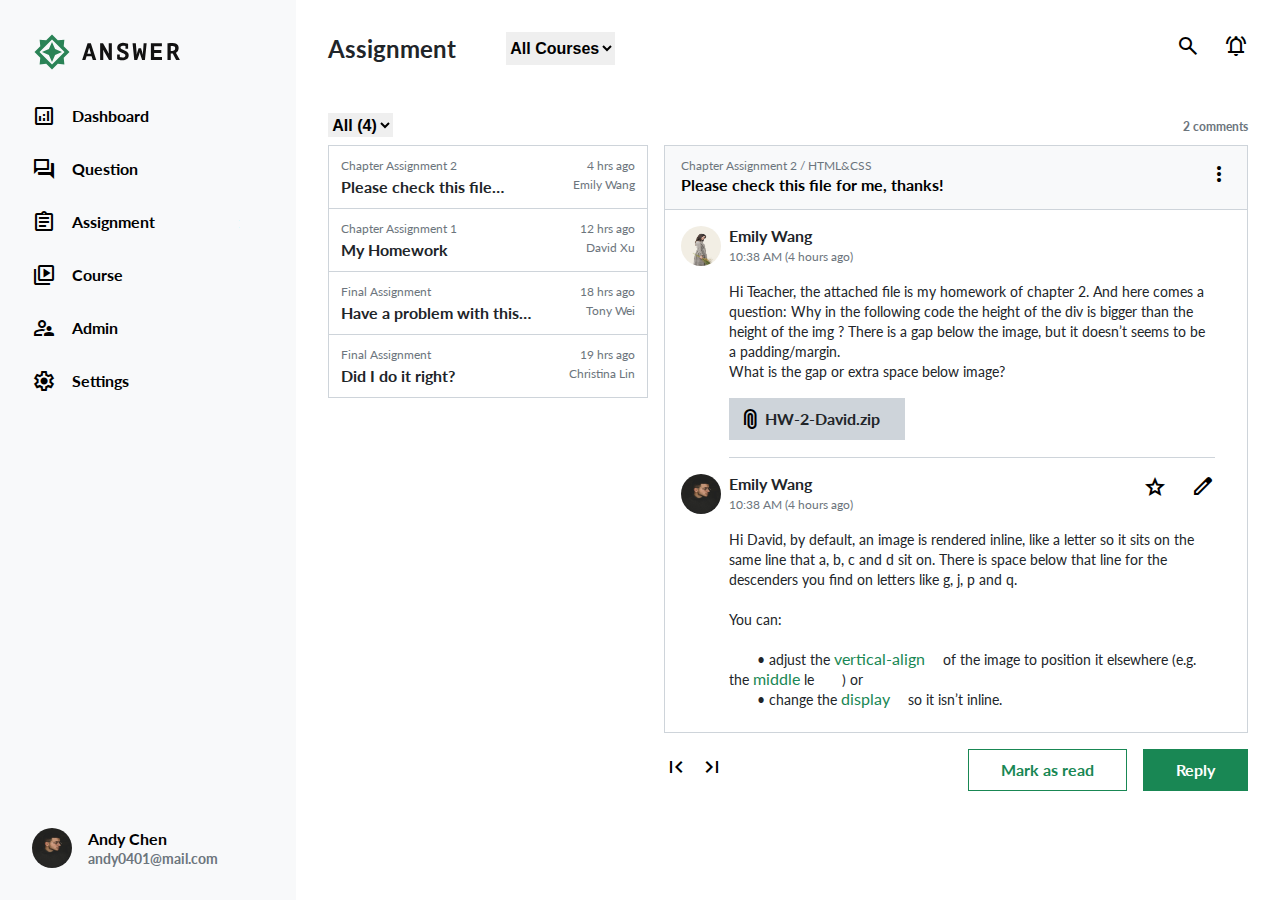
<file: index.html>
<!DOCTYPE html>
<html lang="en">

<head>
  <meta charset="UTF-8">
  <meta name="viewport" content="width=device-width, initial-scale=1.0">
  <meta http-equiv="X-UA-Compatible" content="ie=edge">
  <title>首頁</title>
  <link rel="stylesheet" href="./assets/style/all.css">
  <link rel="stylesheet" href="https://fonts.googleapis.com/css2?family=Material+Symbols+Outlined:opsz,wght,FILL,GRAD@48,700,1,0" />
  <script src="https://code.jquery.com/jquery-3.6.0.js" integrity="sha256-H+K7U5CnXl1h5ywQfKtSj8PCmoN9aaq30gDh27Xc0jk=" crossorigin="anonymous"></script>
</head>

<body>
  <!--<header class="container bg-light width">
    <ul class="row fs-6">
      <li>
        <h1><img class="fs-4 mb-4" src="./assets/images/logo-ANSWER.svg" alt="logo-ANSWER"></h1>
      </li>
      <li class="d-flex mb-2">
        <span class="material-symbols-outlined me-3">
          analytics
          </span>
        <p>Dashboard</p>
      </li>
      <li class="d-flex mb-2">
        <span class="material-symbols-outlined  me-3">
          forum
          </span>
        <p>Question</p>
      </li>
      <li class="d-flex mb-2">
        <span class="material-symbols-outlined  me-3">
          assignment
          </span>
        <p>Assignment</p>
      </li>
      <li class="d-flex mb-2">
        <span class="material-symbols-outlined  me-3">
          video_library
          </span>
        <p>Course</p>
      </li>
      <li class="d-flex mb-2">
        <span class="material-symbols-outlined  me-3">
          supervisor_account
          </span>
        <p>Admin</p>
      </li>
      <li class="d-flex">
        <span class="material-symbols-outlined  me-3">
          settings
          </span>
        <p>Settings</p>
      </li>
    </ul>
  </header>-->
<div class="d-flex container">  
  <div class="header-footer d-flex flex-column justify-content-between">
    <header class="header-list float">
      <ul>
        <li class="d-flex">
          <h1><img src="./assets/images/logo-ANSWER.svg" alt="logo-ANSWER"></h1>
        </li>  
        <li>
          <a href="" class="d-flex icon">
            <span class="material-symbols-outlined">
              analytics
            </span>
            <p>Dashboard</p>
          </a>
        </li>
        <li>
          <a href="" class="d-flex icon">
            <span class="material-symbols-outlined">
              forum
            </span>
            <p>Question</p>
          </a>
        </li>
        <li>
          <a href="index.html" class="d-flex icon">
            <span class="material-symbols-outlined">
              assignment
              </span>
            <p>Assignment</p>
          </a>
        </li>
        <li>
          <a href=""  class="d-flex icon">
            <span class="material-symbols-outlined">
              video_library
            </span>
            <p>Course</p>
          </a>
        </li>
        <li>
          <a href="" class="d-flex icon">
            <span class="material-symbols-outlined">
              supervisor_account
              </span>
            <p>Admin</p>
          </a>
        </li>
        <li>
          <a href="" class="d-flex icon">
            <span class="material-symbols-outlined">
              settings
            </span>
            <p>Settings</p>
          </a>
        </li>
      </ul>
    </header>
    <footer class="footer">
        <div class="d-flex align-items-center">
          <img src="assets/images/andychen.jpeg" alt="andychen">
          <p>
            Andy Chen
            <br>
            <span>
              andy0401@mail.com
            </span>
          </p>
        </div>
    </footer>
  </div>

  <div class="assignment">
  <nav class="tilte">
    <ul class="d-flex justify-content-between align-items-center">
      <li class="d-flex">
        <h2>Assignment</h2>
        <select name="" id="">
          <option value="">All Courses</option>
        </select>
      </li>
      <li>
        <span class="material-symbols-outlined search">
          <a href="" class="icon">search</a>
          <a href="" class="icon">notifications_active</a>
        </span>
      </li>
    </ul>
  </nav>
  <ul class="assignment-title d-flex justify-content-between">
    <li class="d-flex">
      <select name="" id="">
        <option value="">All (4)</option>
      </select>
    </li>
    <li>
      <span><a href="">2 comments</a></span>
    </li>
  </ul>
  <div class="assignment-content d-flex justify-content-between">
    <ul class="content-left">
      <li class="list-item">
        <a href="">
          <div class="d-flex justify-content-between align-items-center">
            <span>Chapter Assignment 2</span>
            <span>4 hrs ago</span>
          </div>
          <div class="d-flex justify-content-between align-items-center">
              <p>Please check this file…</p>
              <span>Emily Wang</span>
          </div>
        </a>
      </li>
      <li>
        <a href="">
          <div class="d-flex justify-content-between align-items-center">
            <span>Chapter Assignment 1</span>
            <span>12 hrs ago</span>
          </div>
          <div class="d-flex justify-content-between align-items-center">
              <p>My Homework</p>
              <span>David Xu</span>
          </div>
        </a>
      </li>
      <li>
        <a href="">
          <div class="d-flex justify-content-between align-items-center">
            <span>Final Assignment</span>
            <span>18 hrs ago</span>
          </div>
          <div class="d-flex justify-content-between align-items-center">
              <p>Have a problem with this…</p>
              <span>Tony Wei</span>
          </div>
        </a>
      </li>
      <li>
        <a href="">
          <div class="d-flex justify-content-between align-items-center">
            <span>Final Assignment</span>
            <span>19 hrs ago</span>
          </div>
          <div class="d-flex justify-content-between align-items-center">
              <p>Did I do it right?</p>
              <span>Christina Lin</span>
          </div>
        </a>
      </li>
    </ul>
    <ul class="content-right d-flex flex-column justify-content-between">
      <li class="d-flex justify-content-between align-items-center">
        <div>
          <span>Chapter Assignment 2 / HTML&CSS</span>
          <h2>Please check this file for me, thanks!</h2>
        </div>
        <span class="material-symbols-outlined">
          <a class="icon" href="">more_vert</a>
        </span>
      </li>
      <li>
        <div class="content-tilte d-flex">
          <img src="assets/images/emilywang.jpeg" alt="">
          <h2>
            Emily Wang
            <span>10:38 AM (4 hours ago)</span>
          </h2>
        </div>
        <div class="content-left-word">
          <p>
            Hi Teacher, the attached file is my homework of chapter 2. And here comes a question: Why in the following code the height of the div is bigger than the height of the img ? There is a gap below the image, but it doesn’t seems to be a padding/margin.
            <br>
            What is the gap or extra space below image?
          </p>
          <div class="border">
            <a href="" class="d-flex align-items-center">
              <span class="material-symbols-outlined icon vertical-lr">
                  attachment
              </span>
              <h2>HW-2-David.zip</h2>
            </a>
          </div>
        </div>
        <div class="content-left-footer d-flex justify-content-between">
          <div class="d-flex content-tilte">
            <img src="assets/images/andychen.jpeg" alt="">
            <h2>
              Emily Wang
              <span>10:38 AM (4 hours ago)</span>
            </h2>
          </div>
          <div class="material-symbols-outlined">
            <a href="" class="icon">grade</a>
            <a href="" class="icon">edit</a>
          </div>
        </div>
        <div class="content-left-word">
          <p>
            Hi David, by default, an image is rendered inline, like a letter so it sits on the same line that a, b, c and d sit on. There is space below that line for the descenders you find on letters like g, j, p and q.
            <br>
            <br>
             You can:
            <br>
            <br>
            <p class="text-indent-28">• adjust the <span class="span-color">vertical-align</span> 　of the image  to position it elsewhere (e.g. the <span class="span-color">middle</span> le　　) or
            <br>  
            <p class="text-indent-28">• change the <span class="span-color">display</span> 　so it isn’t inline.</p>
          </p>
        </div>
      </li>
      <div class="footer d-flex justify-content-between align-items-center">
        <span class="material-symbols-outlined ">
          <a href="" class="icon">first_page</a>
          <a href="" class="icon">last_page</a>
        </span>
        <div class="assignment-page d-flex">
          <a href="">Mark as read</a>
          <a href="reply.html">Reply</a>
        </div>
      </div>
    </ul>
  </div>
</div>
      

  
  


</div>
  <script src="./assets/js/vendors.js"></script>
  <script src="./assets/js/all.js"></script>
</main>
</body>

</html>
</file>
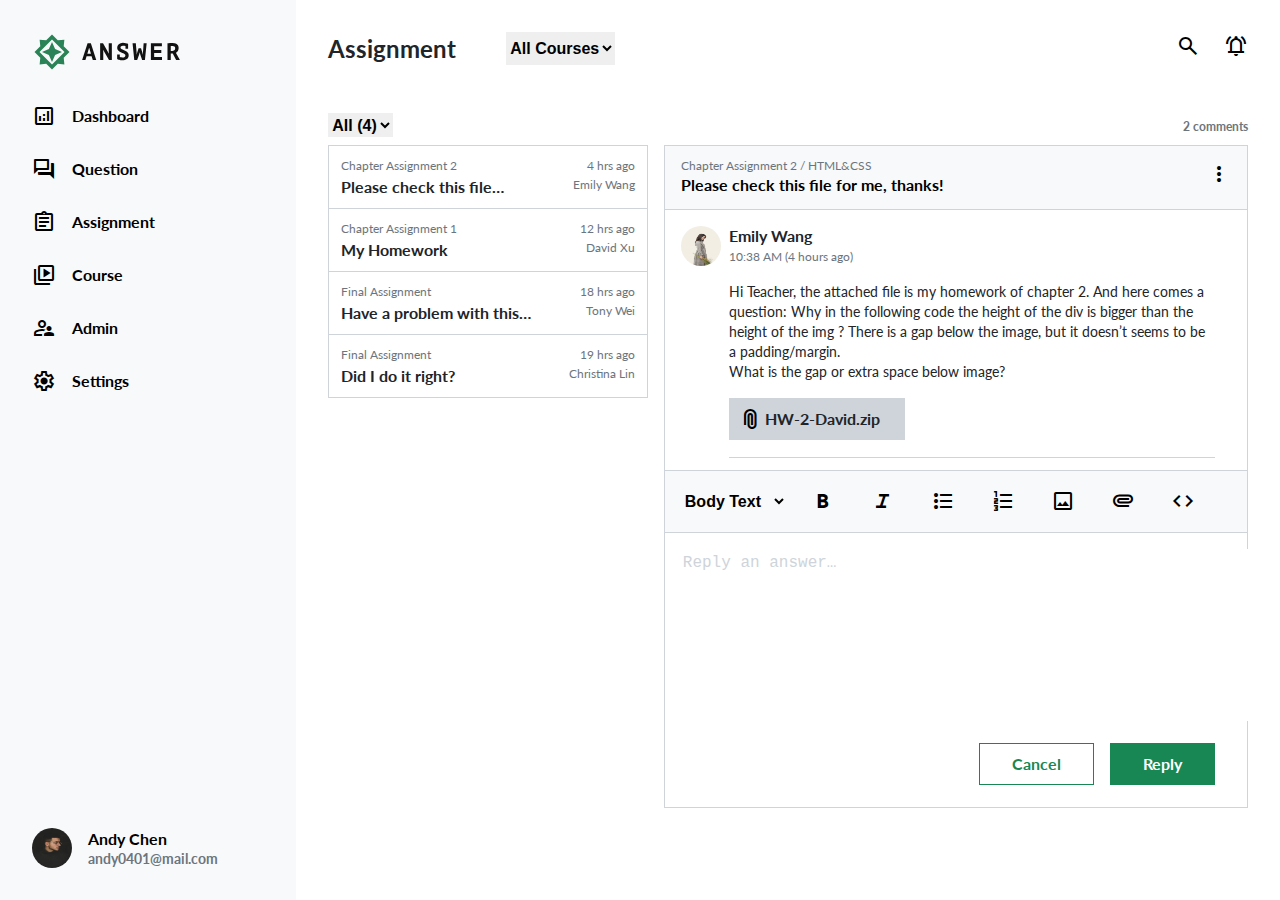
<file: reply.html>
<!DOCTYPE html>
<html lang="en">

<head>
  <meta charset="UTF-8">
  <meta name="viewport" content="width=device-width, initial-scale=1.0">
  <meta http-equiv="X-UA-Compatible" content="ie=edge">
  <title>reply</title>
  <link rel="stylesheet" href="./assets/style/all.css">
  <link rel="stylesheet" href="https://fonts.googleapis.com/css2?family=Material+Symbols+Outlined:opsz,wght,FILL,GRAD@48,700,1,0" />
  <script src="https://code.jquery.com/jquery-3.6.0.js" integrity="sha256-H+K7U5CnXl1h5ywQfKtSj8PCmoN9aaq30gDh27Xc0jk=" crossorigin="anonymous"></script>
</head>

<body>
  <!--<header class="container bg-light width">
    <ul class="row fs-6">
      <li>
        <h1><img class="fs-4 mb-4" src="./assets/images/logo-ANSWER.svg" alt="logo-ANSWER"></h1>
      </li>
      <li class="d-flex mb-2">
        <span class="material-symbols-outlined me-3">
          analytics
          </span>
        <p>Dashboard</p>
      </li>
      <li class="d-flex mb-2">
        <span class="material-symbols-outlined  me-3">
          forum
          </span>
        <p>Question</p>
      </li>
      <li class="d-flex mb-2">
        <span class="material-symbols-outlined  me-3">
          assignment
          </span>
        <p>Assignment</p>
      </li>
      <li class="d-flex mb-2">
        <span class="material-symbols-outlined  me-3">
          video_library
          </span>
        <p>Course</p>
      </li>
      <li class="d-flex mb-2">
        <span class="material-symbols-outlined  me-3">
          supervisor_account
          </span>
        <p>Admin</p>
      </li>
      <li class="d-flex">
        <span class="material-symbols-outlined  me-3">
          settings
          </span>
        <p>Settings</p>
      </li>
    </ul>
  </header>-->
<div class="d-flex container">  
  <div class="header-footer d-flex flex-column justify-content-between">
    <header class="header-list float">
      <ul>
        <li class="d-flex">
          <h1><img src="./assets/images/logo-ANSWER.svg" alt="logo-ANSWER"></h1>
        </li>  
        <li>
          <a href="" class="d-flex icon">
            <span class="material-symbols-outlined">
              analytics
            </span>
            <p>Dashboard</p>
          </a>
        </li>
        <li>
          <a href="" class="d-flex icon">
            <span class="material-symbols-outlined">
              forum
            </span>
            <p>Question</p>
          </a>
        </li>
        <li>
          <a href="index.html" class="d-flex icon">
            <span class="material-symbols-outlined">
              assignment
              </span>
            <p>Assignment</p>
          </a>
        </li>
        <li>
          <a href=""  class="d-flex icon">
            <span class="material-symbols-outlined">
              video_library
            </span>
            <p>Course</p>
          </a>
        </li>
        <li>
          <a href="" class="d-flex icon">
            <span class="material-symbols-outlined">
              supervisor_account
              </span>
            <p>Admin</p>
          </a>
        </li>
        <li>
          <a href="" class="d-flex icon">
            <span class="material-symbols-outlined">
              settings
            </span>
            <p>Settings</p>
          </a>
        </li>
      </ul>
    </header>
    <footer class="footer">
        <div class="d-flex align-items-center">
          <img src="assets/images/andychen.jpeg" alt="andychen">
          <p>
            Andy Chen
            <br>
            <span>
              andy0401@mail.com
            </span>
          </p>
        </div>
    </footer>
  </div>

  <div class="assignment">
    <nav class="tilte">
      <ul class="d-flex justify-content-between align-items-center">
        <li class="d-flex">
          <h2>Assignment</h2>
          <select name="" id="">
            <option value="">All Courses</option>
          </select>
        </li>
        <li>
          <span class="material-symbols-outlined search">
            <a href="" class="icon">search</a>
            <a href="" class="icon">notifications_active</a>
          </span>
        </li>
      </ul>
    </nav>
    <ul class="assignment-title d-flex justify-content-between">
      <li class="d-flex">
        <select name="" id="">
          <option value="">All (4)</option>
        </select>
      </li>
      <li>
        <span><a href="">2 comments</a></span>
      </li>
    </ul>
    <div class="assignment-content d-flex justify-content-between">
      <ul class="content-left">
        <li class="list-item">
          <a href="">
            <div class="d-flex justify-content-between align-items-center">
              <span>Chapter Assignment 2</span>
              <span>4 hrs ago</span>
            </div>
            <div class="d-flex justify-content-between align-items-center">
                <p>Please check this file…</p>
                <span>Emily Wang</span>
            </div>
          </a>
        </li>
        <li>
          <a href="">
            <div class="d-flex justify-content-between align-items-center">
              <span>Chapter Assignment 1</span>
              <span>12 hrs ago</span>
            </div>
            <div class="d-flex justify-content-between align-items-center">
                <p>My Homework</p>
                <span>David Xu</span>
            </div>
          </a>
        </li>
        <li>
          <a href="">
            <div class="d-flex justify-content-between align-items-center">
              <span>Final Assignment</span>
              <span>18 hrs ago</span>
            </div>
            <div class="d-flex justify-content-between align-items-center">
                <p>Have a problem with this…</p>
                <span>Tony Wei</span>
            </div>
          </a>
        </li>
        <li>
          <a href="">
            <div class="d-flex justify-content-between align-items-center">
              <span>Final Assignment</span>
              <span>19 hrs ago</span>
            </div>
            <div class="d-flex justify-content-between align-items-center">
                <p>Did I do it right?</p>
                <span>Christina Lin</span>
            </div>
          </a>
        </li>
      </ul>
      <ul class="content-right d-flex flex-column justify-content-between">
        <li class="d-flex justify-content-between align-items-center">
          <div>
            <span>Chapter Assignment 2 / HTML&CSS</span>
            <h2>Please check this file for me, thanks!</h2>
          </div>
          <span class="material-symbols-outlined">
            <a class="icon" href="">more_vert</a>
          </span>
        </li>
        <li>
          <div class="content-tilte d-flex">
            <img src="assets/images/emilywang.jpeg" alt="">
            <h2>
              Emily Wang
              <span>10:38 AM (4 hours ago)</span>
            </h2>
          </div>
          <div class="content-left-word">
            <p>
              Hi Teacher, the attached file is my homework of chapter 2. And here comes a question: Why in the following code the height of the div is bigger than the height of the img ? There is a gap below the image, but it doesn’t seems to be a padding/margin.
              <br>
              What is the gap or extra space below image?
            </p>
            <div class="border">
              <a href="" class="d-flex align-items-center">
                <span class="material-symbols-outlined icon vertical-lr">
                    attachment
                </span>
                <h2>HW-2-David.zip</h2>
              </a>
            </div>
          </div>
          <div class="reply-title d-flex">
            <select name="" id="">
                <option value="">Body Text</option>
                <option value="">Title Text</option>
                <option value="">Footer Text</option>
            </select>
            <h2 class="material-symbols-outlined">
                <a href="" class="icon">format_bold</a>
                <a href="" class="icon">format_italic</a>
                <a href="" class="icon">format_list_bulleted</a>
                <a href="" class="icon">format_list_numbered</a>
                <a href="" class="icon">image</a>
                <a href="" class="icon">attachment</a>
                <a href="" class="icon">code</a>
            </h2>
          </div>
          <textarea name="" id="" cols="80" rows="7" placeholder="Reply an answer…"></textarea>
          <div class="footer d-flex align-items-center justify-content-between">
            <div></div>
            <div class="assignment-page d-flex">
              <a href="index.html">Cancel</a>
              <a href="reply.html">Reply</a>
            </div>
          </div>
        </li>
      </ul>
    </div>
  </div>
</div>
  <script src="./assets/js/vendors.js"></script>
  <script src="./assets/js/all.js"></script>
</main>
</body>

</html>
</file>
<file: assets/style/all.css>
@import url("https://fonts.googleapis.com/css2?family=Lato:ital,wght@0,100;0,300;0,400;0,700;0,900;1,100;1,300;1,400;1,700;1,900&display=swap");
@import url("https://fonts.googleapis.com/css2?family=Roboto:ital,wght@0,100;0,300;0,400;0,500;0,700;0,900;1,100;1,300;1,400;1,500;1,700;1,900&display=swap");
/* http://meyerweb.com/eric/tools/css/reset/ 
   v2.0 | 20110126
   License: none (public domain)
*/
html, body, div, span, applet, object, iframe,
h1, h2, h3, h4, h5, h6, p, blockquote, pre,
a, abbr, acronym, address, big, cite, code,
del, dfn, em, img, ins, kbd, q, s, samp,
small, strike, strong, sub, sup, tt, var,
b, u, i, center,
dl, dt, dd, ol, ul, li,
fieldset, form, label, legend,
table, caption, tbody, tfoot, thead, tr, th, td,
article, aside, canvas, details, embed,
figure, figcaption, footer, header, hgroup,
menu, nav, output, ruby, section, summary,
time, mark, audio, video {
  margin: 0;
  padding: 0;
  border: 0;
  font-size: 100%;
  font: inherit;
  vertical-align: baseline; }

/* HTML5 display-role reset for older browsers */
article, aside, details, figcaption, figure,
footer, header, hgroup, menu, nav, section {
  display: block; }

body {
  line-height: 1; }

ol, ul {
  list-style: none; }

blockquote, q {
  quotes: none; }

blockquote:before, blockquote:after,
q:before, q:after {
  content: '';
  content: none; }

table {
  border-collapse: collapse;
  border-spacing: 0; }

*, *::before, *::after {
  -webkit-box-sizing: border-box;
          box-sizing: border-box; }

body {
  text-align: center;
  font-family: 'Lato',serif;
  line-height: 1.5;
  font-weight: bold;
  /*overflow-y: scroll;
    overflow-x: hidden;*/ }

a {
  text-decoration: none; }

img {
  vertical-align: middle;
  max-width: 100%;
  height: auto; }

.container {
  margin: 0 auto;
  height: 100vh; }

.roboto {
  font-family: 'roboto',serif; }

.d-flex {
  display: -webkit-box;
  display: -ms-flexbox;
  display: flex; }

.justify-content-between {
  -webkit-box-pack: justify;
      -ms-flex-pack: justify;
          justify-content: space-between; }

.align-items-center {
  -webkit-box-align: center;
      -ms-flex-align: center;
          align-items: center; }

.flex-row {
  -webkit-box-orient: horizontal;
  -webkit-box-direction: normal;
      -ms-flex-direction: row;
          flex-direction: row; }

.flex-column {
  -webkit-box-orient: vertical;
  -webkit-box-direction: normal;
      -ms-flex-direction: column;
          flex-direction: column; }

.icon {
  font-size: 24px !important;
  color: black !important; }
  .icon:hover {
    color: #198754 !important;
    position: relative; }

.vertical-lr {
  -webkit-writing-mode: vertical-lr;
      -ms-writing-mode: tb-lr;
          writing-mode: vertical-lr; }

.text-indent-28 {
  text-indent: 28px; }

.header-footer {
  width: 23.15%;
  padding: 32px;
  background-color: #F8F9FA; }
  .header-footer h1 {
    font-size: 40px;
    line-height: 0;
    margin-bottom: 32px; }
  .header-footer span {
    margin-right: 16px; }
  .header-footer p {
    font-size: 16px;
    margin-bottom: 29px; }
  .header-footer a {
    color: #212529; }
    .header-footer a:hover ::before {
      content: "";
      position: absolute;
      width: 4px;
      height: 32px;
      background: #198754;
      left: -32px;
      top: -4px; }

.footer {
  text-align: left; }
  .footer img {
    width: 40px;
    height: 40px;
    border-radius: 50%;
    margin-right: 16px; }
  .footer p {
    font-size: 16px;
    margin-bottom: 0;
    line-height: 1.2; }
  .footer span {
    font-size: 14px;
    color: #6C757D; }

.assignment {
  padding: 32px;
  width: 76.85%;
  height: 100vh; }

.tilte {
  color: #212529; }
  .tilte h2 {
    font-size: 24px;
    line-height: 33px;
    margin-right: 50px; }
  .tilte select {
    border: none;
    font-size: 16px;
    line-height: 1.5;
    font-weight: bold;
    outline: 0; }
    .tilte select:hover {
      cursor: pointer;
      color: #198754; }
  .tilte .search {
    margin-right: 26px; }
    .tilte .search:first-child {
      margin-right: 0; }

.assignment-title {
  margin-top: 48px;
  margin-bottom: 8px; }
  .assignment-title select {
    border: none;
    font-size: 16px;
    font-weight: bold;
    outline: 0; }
    .assignment-title select:hover {
      cursor: pointer;
      color: #198754; }
  .assignment-title a {
    color: #6C757D; }
    .assignment-title a:hover {
      opacity: 0.5; }
  .assignment-title li:last-child span {
    font-size: 12px; }

.assignment-content span {
  display: block;
  font-size: 12px;
  line-height: 15px;
  color: #6C757D;
  font-weight: 400; }

.assignment-content p {
  font-size: 16px;
  line-height: 19px;
  color: #212529; }

.content-left {
  width: 34.8%; }
  .content-left li {
    border: 1px solid #CED4DA;
    border-top: none; }
  .content-left:first-child {
    border-top: 1px solid #CED4DA; }
  .content-left span {
    margin-bottom: 4px;
    text-align: left; }
  .content-left a {
    display: block;
    padding: 12px; }
    .content-left a:hover {
      background-color: #F8F9FA; }

.content-right {
  width: 63.52%;
  text-align: left; }
  .content-right li {
    padding: 16px 32px 22px 16px;
    border: 1px solid #CED4DA;
    border-top: none; }
    .content-right li:first-child {
      border-top: 1px solid #CED4DA;
      background-color: #F8F9FA;
      padding: 12px 16px; }

.content-tilte {
  margin-bottom: 16px; }
  .content-tilte img {
    width: 40px;
    height: 40px;
    border-radius: 50%;
    margin-right: 8px; }
  .content-tilte h2 {
    font-size: 16px;
    line-height: 19px;
    color: #212529;
    font-weight: bold; }
  .content-tilte span {
    margin-top: 4px; }

.content-left-word {
  padding-left: 48px; }
  .content-left-word p {
    font-size: 14px;
    line-height: 20px;
    font-weight: 400; }
  .content-left-word h2 {
    margin-left: 8px; }
  .content-left-word a {
    margin-top: 16px;
    width: 176px;
    padding: 8px 12px;
    border: 1px solid #CED4DA;
    background-color: #CED4DA;
    margin-bottom: 16.5px;
    color: #212529; }
    .content-left-word a:hover {
      opacity: 0.8; }
  .content-left-word .span-color {
    display: inline;
    color: #198754;
    font-size: 16px; }
    .content-left-word .span-color:hover {
      cursor: pointer; }

.border {
  border-bottom: 1px solid #CED4DA;
  max-width: 798px;
  margin: 0 auto; }

.content-left-footer {
  margin-top: 16.5px; }

.footer {
  margin-top: 16px; }

.assignment-page a {
  font-size: 16px;
  font-weight: bold;
  border: 1px solid #198754;
  color: #198754;
  background-color: white;
  padding: 8px 32px; }
  .assignment-page a:last-child {
    background-color: #198754;
    color: white;
    margin-left: 16px; }
    .assignment-page a:last-child:hover {
      cursor: pointer;
      background-color: #13613e;
      border: 1px solid #13613e; }
  .assignment-page a:first-child:focus {
    outline-color: #148214;
    outline-width: 3px;
    outline-style: solid;
    -webkit-box-shadow: 10px 10px 5px rgba(0, 0, 0, 0.8);
            box-shadow: 10px 10px 5px rgba(0, 0, 0, 0.8); }
  .assignment-page a:hover {
    background-color: #198754;
    cursor: pointer;
    color: white;
    -webkit-transition: all 0.5s;
    -o-transition: all 0.5s;
    transition: all 0.5s; }

.reply-title {
  background-color: #F8F9FA;
  border-top: 1px solid #CED4DA;
  border-bottom: 1px solid #CED4DA;
  margin: 12.5px -32px 0 -16px;
  padding: 18px 16px 19px; }
  .reply-title select {
    border: none;
    background-color: #F8F9FA;
    font-size: 16px;
    font-weight: bold;
    outline: 0; }
    .reply-title select:hover {
      cursor: pointer; }
  .reply-title a {
    margin-right: 12px; }
    .reply-title a:first-child {
      margin-left: 24px; }

textarea {
  border: none;
  outline: 0;
  margin-top: 16px;
  font-size: 16px;
  line-height: 1.5; }
  textarea::-webkit-input-placeholder {
    color: #CED4DA; }
  textarea::-moz-placeholder {
    color: #CED4DA; }
  textarea:-ms-input-placeholder {
    color: #CED4DA; }
  textarea::-ms-input-placeholder {
    color: #CED4DA; }
  textarea::placeholder {
    color: #CED4DA; }

/*# sourceMappingURL=all.css.map */
</file>
